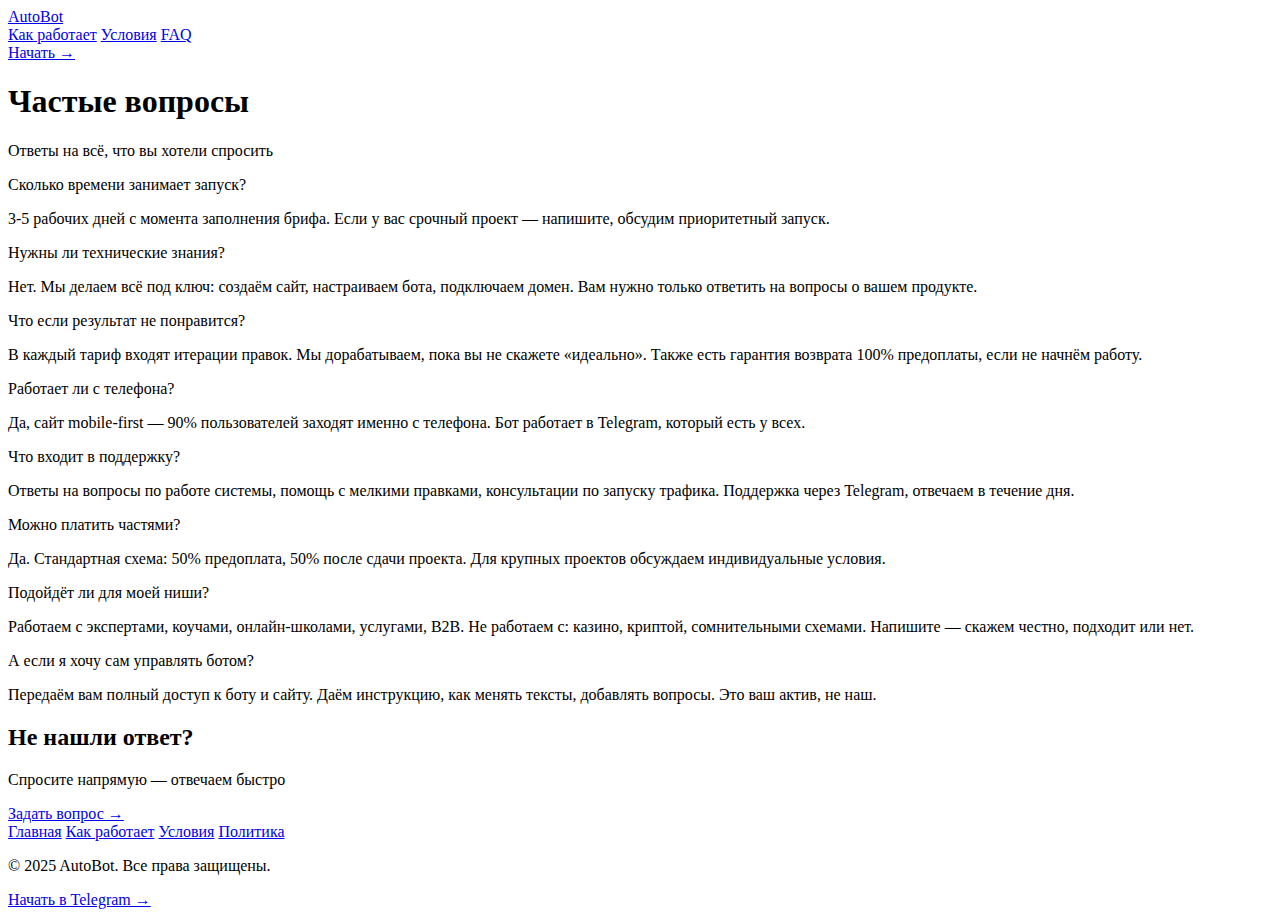
<file: faq.html>
<!DOCTYPE html>
<html lang="ru">
<head>
  <meta charset="UTF-8">
  <meta name="viewport" content="width=device-width, initial-scale=1.0">
  <title>FAQ — AutoBot</title>
  <meta name="description" content="Ответы на частые вопросы о Telegram-ботах для продаж. Сроки, цены, гарантии.">
  <link rel="preconnect" href="https://fonts.googleapis.com">
  <link rel="preconnect" href="https://fonts.gstatic.com" crossorigin>
  <link href="https://fonts.googleapis.com/css2?family=Inter:wght@400;600;700;800&display=swap" rel="stylesheet">
  <link rel="stylesheet" href="style.css">
</head>
<body>

  <!-- HEADER -->
  <header class="header">
    <div class="container header-inner">
      <a href="index.html" class="logo">Auto<span>Bot</span></a>
      <nav class="nav">
        <a href="how.html">Как работает</a>
        <a href="terms.html">Условия</a>
        <a href="faq.html">FAQ</a>
      </nav>
      <a href="https://t.me/your_bot" class="header-cta">Начать →</a>
    </div>
  </header>

  <!-- PAGE HERO -->
  <section class="page-hero">
    <div class="container">
      <h1>Частые вопросы</h1>
      <p>Ответы на всё, что вы хотели спросить</p>
    </div>
  </section>

  <!-- FAQ -->
  <section>
    <div class="container">
      
      <div class="faq-item active">
        <div class="faq-question">Сколько времени занимает запуск?</div>
        <div class="faq-answer">
          <p>3-5 рабочих дней с момента заполнения брифа. Если у вас срочный проект — напишите, обсудим приоритетный запуск.</p>
        </div>
      </div>

      <div class="faq-item">
        <div class="faq-question">Нужны ли технические знания?</div>
        <div class="faq-answer">
          <p>Нет. Мы делаем всё под ключ: создаём сайт, настраиваем бота, подключаем домен. Вам нужно только ответить на вопросы о вашем продукте.</p>
        </div>
      </div>

      <div class="faq-item">
        <div class="faq-question">Что если результат не понравится?</div>
        <div class="faq-answer">
          <p>В каждый тариф входят итерации правок. Мы дорабатываем, пока вы не скажете «идеально». Также есть гарантия возврата 100% предоплаты, если не начнём работу.</p>
        </div>
      </div>

      <div class="faq-item">
        <div class="faq-question">Работает ли с телефона?</div>
        <div class="faq-answer">
          <p>Да, сайт mobile-first — 90% пользователей заходят именно с телефона. Бот работает в Telegram, который есть у всех.</p>
        </div>
      </div>

      <div class="faq-item">
        <div class="faq-question">Что входит в поддержку?</div>
        <div class="faq-answer">
          <p>Ответы на вопросы по работе системы, помощь с мелкими правками, консультации по запуску трафика. Поддержка через Telegram, отвечаем в течение дня.</p>
        </div>
      </div>

      <div class="faq-item">
        <div class="faq-question">Можно платить частями?</div>
        <div class="faq-answer">
          <p>Да. Стандартная схема: 50% предоплата, 50% после сдачи проекта. Для крупных проектов обсуждаем индивидуальные условия.</p>
        </div>
      </div>

      <div class="faq-item">
        <div class="faq-question">Подойдёт ли для моей ниши?</div>
        <div class="faq-answer">
          <p>Работаем с экспертами, коучами, онлайн-школами, услугами, B2B. Не работаем с: казино, криптой, сомнительными схемами. Напишите — скажем честно, подходит или нет.</p>
        </div>
      </div>

      <div class="faq-item">
        <div class="faq-question">А если я хочу сам управлять ботом?</div>
        <div class="faq-answer">
          <p>Передаём вам полный доступ к боту и сайту. Даём инструкцию, как менять тексты, добавлять вопросы. Это ваш актив, не наш.</p>
        </div>
      </div>

    </div>
  </section>

  <!-- CTA -->
  <section class="cta-section">
    <div class="container">
      <div class="cta-box">
        <h2 class="cta-title">Не нашли ответ?</h2>
        <p class="cta-text">Спросите напрямую — отвечаем быстро</p>
        <a href="https://t.me/your_bot" class="btn btn-primary btn-large">
          Задать вопрос →
        </a>
      </div>
    </div>
  </section>

  <!-- FOOTER -->
  <footer class="footer">
    <div class="container">
      <div class="footer-links">
        <a href="index.html">Главная</a>
        <a href="how.html">Как работает</a>
        <a href="terms.html">Условия</a>
        <a href="privacy.html">Политика</a>
      </div>
      <p class="footer-copy">© 2025 AutoBot. Все права защищены.</p>
    </div>
  </footer>

  <!-- ЛИПКАЯ КНОПКА -->
  <div class="sticky-cta">
    <a href="https://t.me/your_bot" class="btn btn-primary">
      Начать в Telegram →
    </a>
  </div>

  <!-- FAQ TOGGLE SCRIPT -->
  <script>
    document.querySelectorAll('.faq-question').forEach(question => {
      question.addEventListener('click', () => {
        const item = question.parentElement;
        item.classList.toggle('active');
      });
    });
  </script>

</body>
</html>
</file>
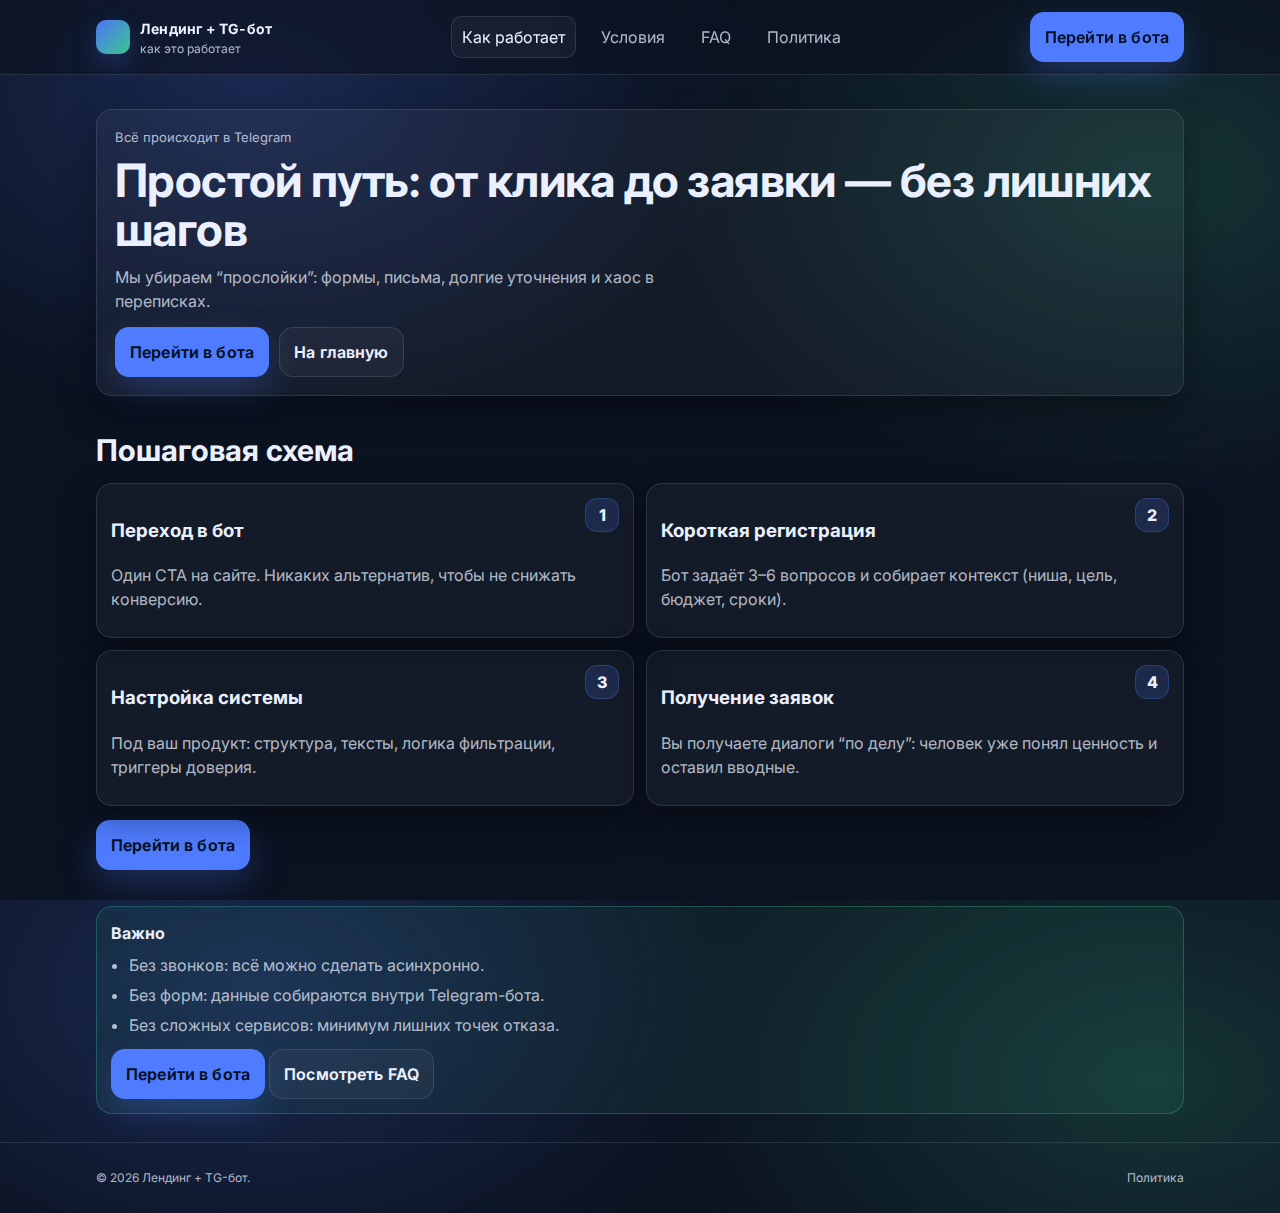
<file: how.html>
<!doctype html>
<html lang="ru">
<head>
  <meta charset="utf-8" />
  <meta name="viewport" content="width=device-width,initial-scale=1" />
  <title>Как работает — лендинг + Telegram-бот</title>
  <meta name="description" content="Пошаговая схема: переход в Telegram → короткая квалификация → настройка → заявки. Без звонков, форм и сложных сервисов." />
  <meta property="og:title" content="Как работает" />
  <meta property="og:description" content="Вся воронка внутри Telegram. Понятно и быстро." />
  <meta property="og:type" content="website" />
  <meta name="theme-color" content="#0b1220" />

  <link rel="preconnect" href="https://fonts.googleapis.com">
  <link rel="preconnect" href="https://fonts.gstatic.com" crossorigin>
  <link href="https://fonts.googleapis.com/css2?family=Inter:wght@500;650;750;800&display=swap" rel="stylesheet">
  <link rel="stylesheet" href="assets/styles.css" />
  <script defer src="assets/app.js"></script>
</head>
<body>
<a class="skip" href="#content">Перейти к содержимому</a>

<header class="header">
  <div class="container">
    <nav class="nav" aria-label="Основная навигация">
      <a class="brand" href="index.html">
        <div class="logo" aria-hidden="true"></div>
        <div><strong>Лендинг + TG-бот</strong><span>как это работает</span></div>
      </a>

      <div class="menu">
        <a href="how.html" aria-current="page">Как работает</a>
        <a href="terms.html">Условия</a>
        <a href="faq.html">FAQ</a>
        <a href="privacy.html">Политика</a>
      </div>

      <a class="btn btn--cta" data-tg href="https://t.me/ваш_бот">Перейти в бота</a>
    </nav>
  </div>
</header>

<main id="content">
  <section class="hero">
    <div class="container">
      <div class="card heroCard">
        <div class="kicker">Всё происходит в Telegram</div>
        <h1>Простой путь: от клика до заявки — без лишних шагов</h1>
        <p class="lead">Мы убираем “прослойки”: формы, письма, долгие уточнения и хаос в переписках.</p>
        <div class="heroActions">
          <a class="btn btn--cta" data-tg href="https://t.me/ваш_бот">Перейти в бота</a>
          <a class="btn" href="index.html">На главную</a>
        </div>
      </div>
    </div>
  </section>

  <section class="section">
    <div class="container">
      <h2>Пошаговая схема</h2>
      <div class="grid steps">
        <div class="step card">
          <h3>Переход в бот</h3>
          <p>Один CTA на сайте. Никаких альтернатив, чтобы не снижать конверсию.</p>
        </div>
        <div class="step card">
          <h3>Короткая регистрация</h3>
          <p>Бот задаёт 3–6 вопросов и собирает контекст (ниша, цель, бюджет, сроки).</p>
        </div>
        <div class="step card">
          <h3>Настройка системы</h3>
          <p>Под ваш продукт: структура, тексты, логика фильтрации, триггеры доверия.</p>
        </div>
        <div class="step card">
          <h3>Получение заявок</h3>
          <p>Вы получаете диалоги “по делу”: человек уже понял ценность и оставил вводные.</p>
        </div>
      </div>

      <div style="margin-top:14px">
        <a class="btn btn--cta" data-tg href="https://t.me/ваш_бот">Перейти в бота</a>
      </div>
    </div>
  </section>

  <section class="section">
    <div class="container">
      <div class="callout">
        <h3>Важно</h3>
        <ul>
          <li>Без звонков: всё можно сделать асинхронно.</li>
          <li>Без форм: данные собираются внутри Telegram-бота.</li>
          <li>Без сложных сервисов: минимум лишних точек отказа.</li>
        </ul>
        <div style="margin-top:12px">
          <a class="btn btn--cta" data-tg href="https://t.me/ваш_бот">Перейти в бота</a>
          <a class="btn" href="faq.html">Посмотреть FAQ</a>
        </div>
      </div>
    </div>
  </section>
</main>

<footer class="footer">
  <div class="container">
    <div class="footerGrid">
      <div class="small">© <span id="y"></span> Лендинг + TG-бот.</div>
      <div class="small"><a href="privacy.html">Политика</a></div>
    </div>
  </div>
  <script>document.getElementById('y').textContent = new Date().getFullYear();</script>
</footer>

<div class="stickyCta" role="region" aria-label="Быстрый переход в Telegram">
  <div class="stickyInner">
    <a class="btn btn--cta" data-tg href="https://t.me/ваш_бот">Перейти в бота</a>
    <button class="btn btn--ghost" data-sticky-close type="button" aria-label="Скрыть панель">✕</button>
  </div>
</div>
</body>
</html>
</file>
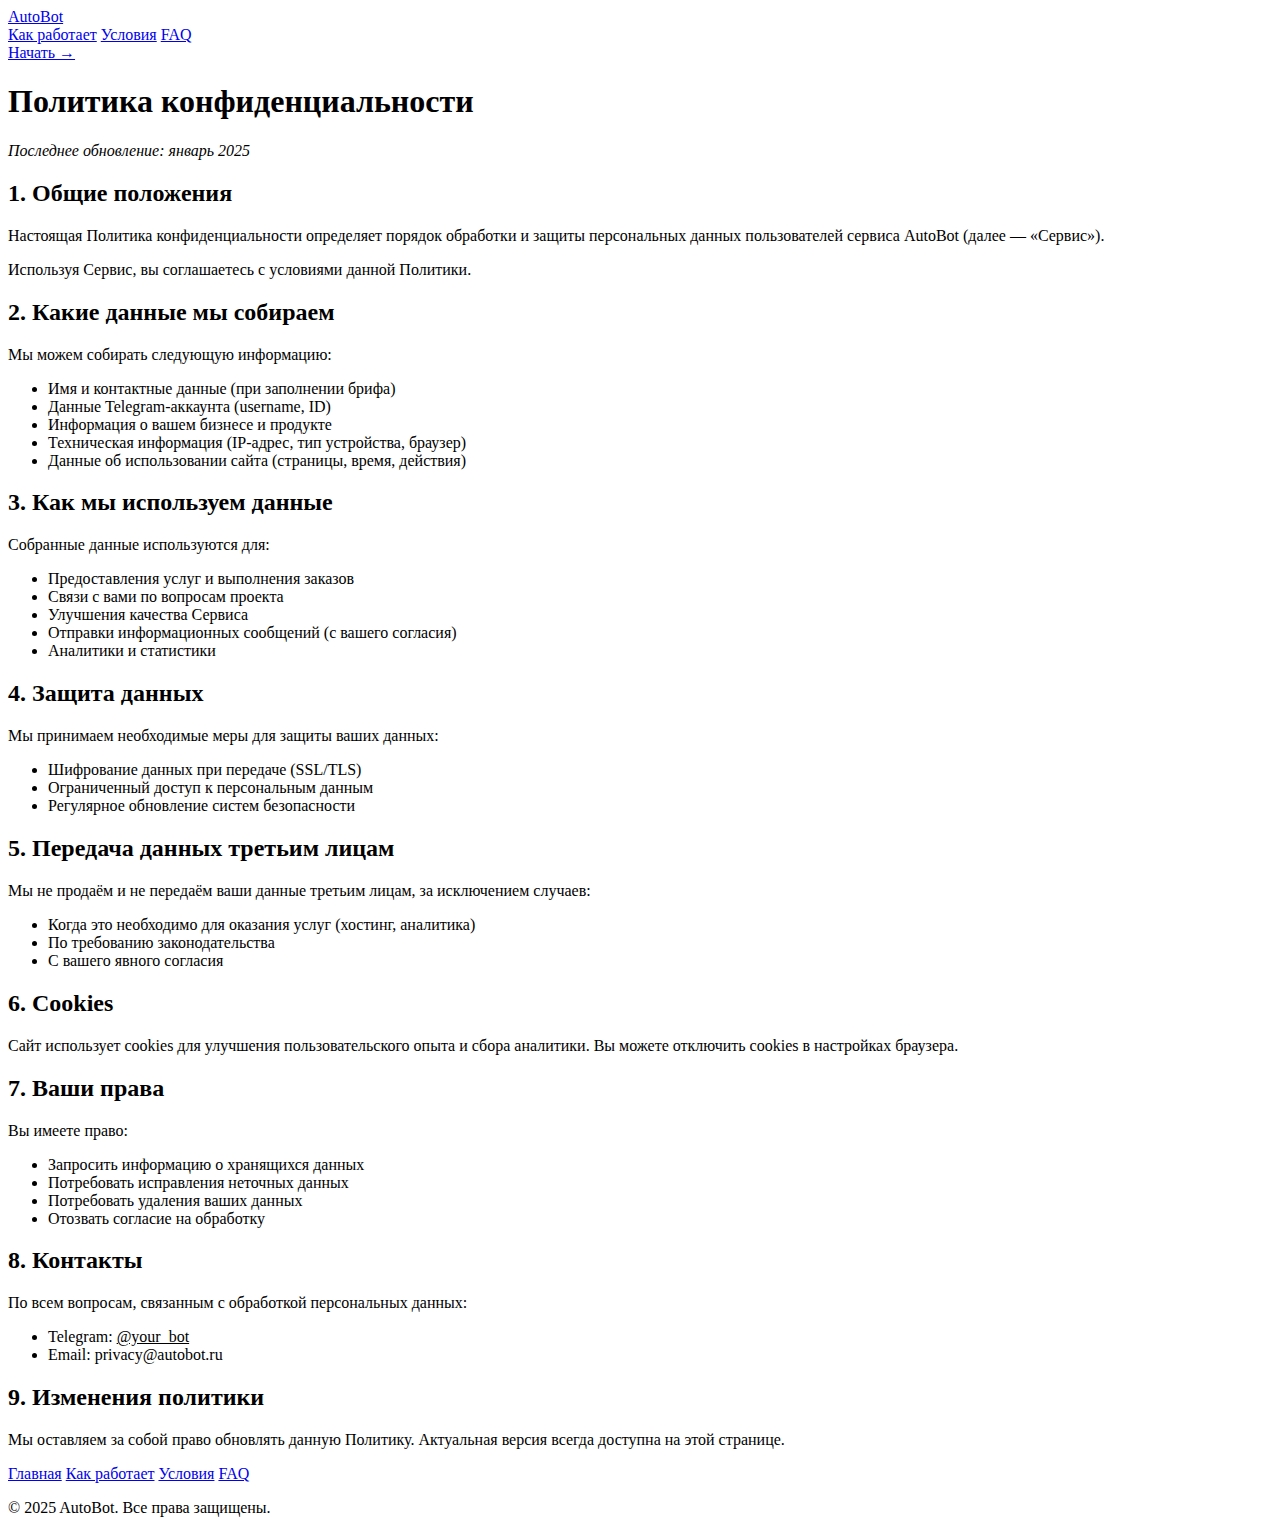
<file: privacy.html>
<!DOCTYPE html>
<html lang="ru">
<head>
  <meta charset="UTF-8">
  <meta name="viewport" content="width=device-width, initial-scale=1.0">
  <title>Политика конфиденциальности — AutoBot</title>
  <meta name="description" content="Политика обработки персональных данных сервиса AutoBot.">
  <link rel="preconnect" href="https://fonts.googleapis.com">
  <link rel="preconnect" href="https://fonts.gstatic.com" crossorigin>
  <link href="https://fonts.googleapis.com/css2?family=Inter:wght@400;600;700;800&display=swap" rel="stylesheet">
  <link rel="stylesheet" href="style.css">
</head>
<body>

  <!-- HEADER -->
  <header class="header">
    <div class="container header-inner">
      <a href="index.html" class="logo">Auto<span>Bot</span></a>
      <nav class="nav">
        <a href="how.html">Как работает</a>
        <a href="terms.html">Условия</a>
        <a href="faq.html">FAQ</a>
      </nav>
      <a href="https://t.me/your_bot" class="header-cta">Начать →</a>
    </div>
  </header>

  <!-- CONTENT -->
  <section class="legal-content">
    <div class="container">
      <h1>Политика конфиденциальности</h1>
      <p><em>Последнее обновление: январь 2025</em></p>

      <h2>1. Общие положения</h2>
      <p>Настоящая Политика конфиденциальности определяет порядок обработки и защиты персональных данных пользователей сервиса AutoBot (далее — «Сервис»).</p>
      <p>Используя Сервис, вы соглашаетесь с условиями данной Политики.</p>

      <h2>2. Какие данные мы собираем</h2>
      <p>Мы можем собирать следующую информацию:</p>
      <ul>
        <li>Имя и контактные данные (при заполнении брифа)</li>
        <li>Данные Telegram-аккаунта (username, ID)</li>
        <li>Информация о вашем бизнесе и продукте</li>
        <li>Техническая информация (IP-адрес, тип устройства, браузер)</li>
        <li>Данные об использовании сайта (страницы, время, действия)</li>
      </ul>

      <h2>3. Как мы используем данные</h2>
      <p>Собранные данные используются для:</p>
      <ul>
        <li>Предоставления услуг и выполнения заказов</li>
        <li>Связи с вами по вопросам проекта</li>
        <li>Улучшения качества Сервиса</li>
        <li>Отправки информационных сообщений (с вашего согласия)</li>
        <li>Аналитики и статистики</li>
      </ul>

      <h2>4. Защита данных</h2>
      <p>Мы принимаем необходимые меры для защиты ваших данных:</p>
      <ul>
        <li>Шифрование данных при передаче (SSL/TLS)</li>
        <li>Ограниченный доступ к персональным данным</li>
        <li>Регулярное обновление систем безопасности</li>
      </ul>

      <h2>5. Передача данных третьим лицам</h2>
      <p>Мы не продаём и не передаём ваши данные третьим лицам, за исключением случаев:</p>
      <ul>
        <li>Когда это необходимо для оказания услуг (хостинг, аналитика)</li>
        <li>По требованию законодательства</li>
        <li>С вашего явного согласия</li>
      </ul>

      <h2>6. Cookies</h2>
      <p>Сайт использует cookies для улучшения пользовательского опыта и сбора аналитики. Вы можете отключить cookies в настройках браузера.</p>

      <h2>7. Ваши права</h2>
      <p>Вы имеете право:</p>
      <ul>
        <li>Запросить информацию о хранящихся данных</li>
        <li>Потребовать исправления неточных данных</li>
        <li>Потребовать удаления ваших данных</li>
        <li>Отозвать согласие на обработку</li>
      </ul>

      <h2>8. Контакты</h2>
      <p>По всем вопросам, связанным с обработкой персональных данных:</p>
      <ul>
        <li>Telegram: <a href="https://t.me/your_bot" style="color: var(--primary);">@your_bot</a></li>
        <li>Email: privacy@autobot.ru</li>
      </ul>

      <h2>9. Изменения политики</h2>
      <p>Мы оставляем за собой право обновлять данную Политику. Актуальная версия всегда доступна на этой странице.</p>

    </div>
  </section>

  <!-- FOOTER -->
  <footer class="footer">
    <div class="container">
      <div class="footer-links">
        <a href="index.html">Главная</a>
        <a href="how.html">Как работает</a>
        <a href="terms.html">Условия</a>
        <a href="faq.html">FAQ</a>
      </div>
      <p class="footer-copy">© 2025 AutoBot. Все права защищены.</p>
    </div>
  </footer>

</body>
</html>
</file>
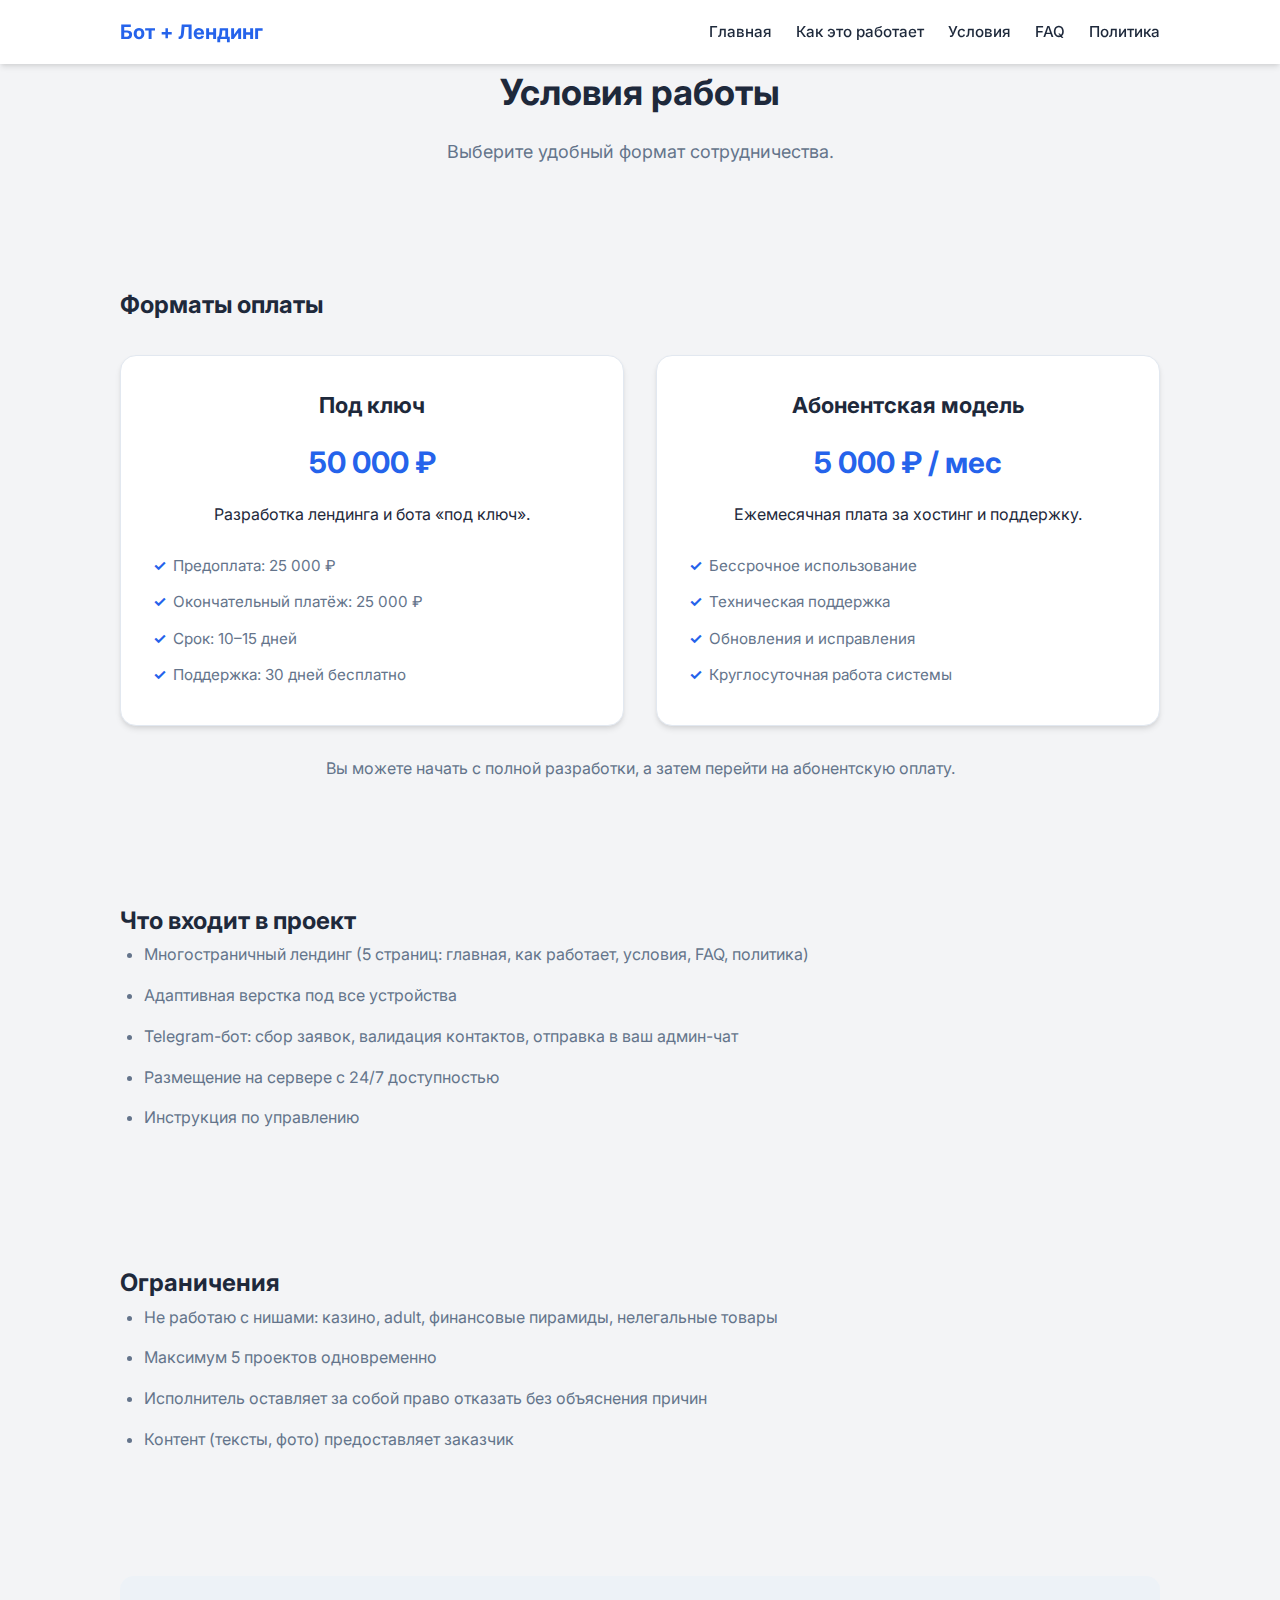
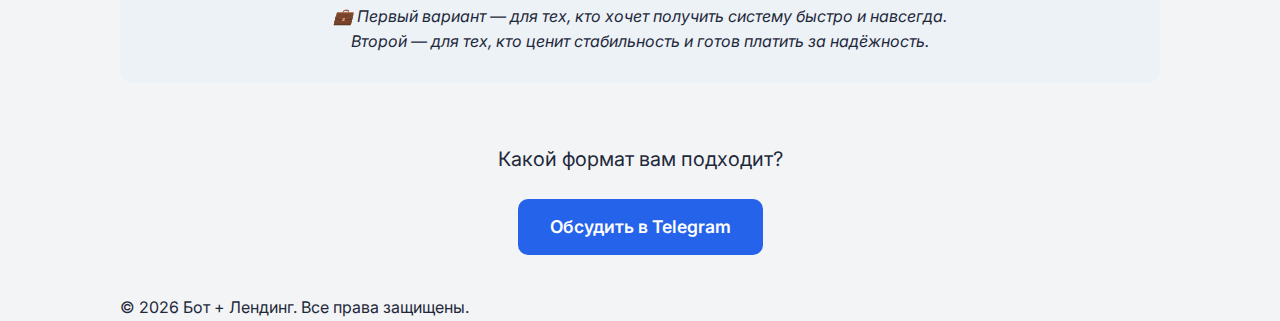
<file: terms.html>
<!DOCTYPE html>
<html lang="ru">
<head>
  <meta charset="UTF-8" />
  <meta name="viewport" content="width=device-width, initial-scale=1.0"/>
  <title>Условия — Бот + Лендинг</title>
  <link href="https://fonts.googleapis.com/css2?family=Inter:wght@400;500;600;700&display=swap" rel="stylesheet">
  <link rel="stylesheet" href="css/style.css">
</head>
<body>

  <!-- Верхнее прилипающее меню -->
  <header>
    <div class="container">
      <nav class="navbar">
        <div class="logo">Бот + Лендинг</div>
        <div class="nav-links">
          <a href="index.html">Главная</a>
          <a href="how.html">Как это работает</a>
          <a href="terms.html">Условия</a>
          <a href="faq.html">FAQ</a>
          <a href="privacy.html">Политика</a>
        </div>
      </nav>
    </div>
  </header>

  <!-- Основной контент -->
  <main class="terms-page">
    <div class="container">
      <div class="page-header">
        <h1 class="page-title">Условия работы</h1>
        <p class="page-lead">Выберите удобный формат сотрудничества.</p>
      </div>

      <!-- Форматы оплаты -->
      <section class="terms-section">
        <h2>Форматы оплаты</h2>
        <div class="pricing-grid">
          <!-- Вариант 1: Полная разработка -->
          <div class="plan">
            <h3>Под ключ</h3>
            <div class="price">50 000 ₽</div>
            <p>Разработка лендинга и бота «под ключ».</p>
            <ul class="plan-features">
              <li>Предоплата: 25 000 ₽</li>
              <li>Окончательный платёж: 25 000 ₽</li>
              <li>Срок: 10–15 дней</li>
              <li>Поддержка: 30 дней бесплатно</li>
            </ul>
          </div>

          <!-- Вариант 2: Абонентская плата -->
          <div class="plan">
            <h3>Абонентская модель</h3>
            <div class="price">5 000 ₽ / мес</div>
            <p>Ежемесячная плата за хостинг и поддержку.</p>
            <ul class="plan-features">
              <li>Бессрочное использование</li>
              <li>Техническая поддержка</li>
              <li>Обновления и исправления</li>
              <li>Круглосуточная работа системы</li>
            </ul>
          </div>
        </div>
        <p class="center-note" style="margin-top: 20px;">
          Вы можете начать с полной разработки, а затем перейти на абонентскую оплату.
        </p>
      </section>

      <!-- Что входит -->
      <section class="terms-section">
        <h2>Что входит в проект</h2>
        <ul class="terms-list">
          <li>Многостраничный лендинг (5 страниц: главная, как работает, условия, FAQ, политика)</li>
          <li>Адаптивная верстка под все устройства</li>
          <li>Telegram-бот: сбор заявок, валидация контактов, отправка в ваш админ-чат</li>
          <li>Размещение на сервере с 24/7 доступностью</li>
          <li>Инструкция по управлению</li>
        </ul>
      </section>

      <!-- Ограничения -->
      <section class="terms-section">
        <h2>Ограничения</h2>
        <ul class="terms-list">
          <li>Не работаю с нишами: казино, adult, финансовые пирамиды, нелегальные товары</li>
          <li>Максимум 5 проектов одновременно</li>
          <li>Исполнитель оставляет за собой право отказать без объяснения причин</li>
          <li>Контент (тексты, фото) предоставляет заказчик</li>
        </ul>
      </section>

      <!-- Принцип -->
      <section class="note-box">
        <p>💼 Первый вариант — для тех, кто хочет получить систему быстро и навсегда.<br>
        Второй — для тех, кто ценит стабильность и готов платить за надёжность.</p>
      </section>

      <!-- CTA -->
      <div class="cta-section">
        <p>Какой формат вам подходит?</p>
        <a href="https://t.me/ваш_бот?start=terms" class="btn">Обсудить в Telegram</a>
      </div>
    </div>
  </main>

  <footer class="site-footer">
    <div class="container">
      <p>© 2026 Бот + Лендинг. Все права защищены.</p>
    </div>
  </footer>

</body>
</html>
</file>
<file: style.css>

</file>
<file: assets/styles.css>
:root {
  --bg: #0b1220;
  --panel: #0f1a33;
  --text: #eaf0ff;
  --muted: rgba(234, 240, 255, 0.74);
  --stroke: rgba(234, 240, 255, 0.12);

  --cta: #4f7cff;
  --ctaText: #071025;

  --ok: #4dffb5;
  --warn: #ffd36b;

  --radius: 16px;
  --shadow: 0 14px 34px rgba(0, 0, 0, 0.35);

  --container: 1120px;

  --h1: clamp(28px, 4.8vw, 46px);
  --h2: clamp(20px, 3.6vw, 30px);
  --p: 16px;
  --p2: 14px;

  --gap: 18px;
}

* {
  box-sizing: border-box;
}

html {
  height: 100%;
}

body {
  margin: 0;
  min-height: 100%;
  font-family: "Inter", system-ui, -apple-system, Segoe UI, Roboto, Arial, sans-serif;
  background: radial-gradient(900px 600px at 20% 10%, rgba(79, 124, 255, 0.22), transparent 55%),
              radial-gradient(900px 600px at 90% 20%, rgba(77, 255, 181, 0.14), transparent 55%),
              var(--bg);
  color: var(--text);
  line-height: 1.5;
}

a {
  color: inherit;
}

img {
  max-width: 100%;
  height: auto;
}

.container {
  max-width: var(--container);
  margin: 0 auto;
  padding: 0 16px;
}

.skip {
  position: absolute;
  left: -999px;
  top: auto;
  width: 1px;
  height: 1px;
  overflow: hidden;
}

.skip:focus {
  left: 16px;
  top: 16px;
  width: auto;
  height: auto;
  padding: 10px 12px;
  background: #fff;
  color: #000;
  border-radius: 10px;
  z-index: 9999;
}

.header {
  position: sticky;
  top: 0;
  backdrop-filter: blur(10px);
  background: rgba(11, 18, 32, 0.62);
  border-bottom: 1px solid var(--stroke);
  z-index: 50;
}

.nav {
  display: flex;
  align-items: center;
  justify-content: space-between;
  padding: 12px 0;
  gap: 12px;
}

.brand {
  display: flex;
  align-items: center;
  gap: 10px;
  text-decoration: none;
  min-height: 44px;
}

.logo {
  width: 34px;
  height: 34px;
  border-radius: 10px;
  background: linear-gradient(135deg, rgba(79, 124, 255, 0.95), rgba(77, 255, 181, 0.75));
  box-shadow: 0 10px 26px rgba(79, 124, 255, 0.25);
}

.brand strong {
  font-size: 14px;
  letter-spacing: 0.2px;
}

.brand span {
  display: block;
  font-size: 12px;
  color: var(--muted);
}

.menu {
  display: none;
  gap: 14px;
}

.menu a {
  text-decoration: none;
  color: var(--muted);
  padding: 8px 10px;
  border-radius: 10px;
  border: 1px solid transparent;
}

.menu a[aria-current="page"] {
  color: var(--text);
  border-color: var(--stroke);
  background: rgba(255, 255, 255, 0.04);
}

.menu a:hover {
  color: var(--text);
}

.btn {
  display: inline-flex;
  align-items: center;
  justify-content: center;
  gap: 10px;
  padding: 12px 14px;
  min-height: 44px;
  border-radius: 14px;
  border: 1px solid var(--stroke);
  background: rgba(255, 255, 255, 0.04);
  color: var(--text);
  text-decoration: none;
  font-weight: 650;
  letter-spacing: 0.15px;
}

.btn:focus {
  outline: 3px solid rgba(79, 124, 255, 0.35);
  outline-offset: 2px;
}

.btn:hover {
  background: rgba(255, 255, 255, 0.06);
}

.btn--cta {
  background: var(--cta);
  color: var(--ctaText);
  border-color: transparent;
  box-shadow: 0 14px 34px rgba(79, 124, 255, 0.25);
}

.btn--cta:hover {
  filter: brightness(1.03);
}

.hero {
  padding: 22px 0 10px;
}

.heroGrid {
  display: grid;
  grid-template-columns: 1fr;
  gap: 16px;
}

.card {
  background: rgba(255, 255, 255, 0.04);
  border: 1px solid var(--stroke);
  border-radius: var(--radius);
  box-shadow: var(--shadow);
}

.heroCard {
  padding: 18px;
}

.kicker {
  color: var(--muted);
  font-size: 13px;
}

h1 {
  margin: 8px 0 10px;
  font-size: var(--h1);
  line-height: 1.08;
  letter-spacing: -0.6px;
}

.lead {
  color: var(--muted);
  font-size: 16px;
  margin: 0 0 14px;
  max-width: 56ch;
}

.heroActions {
  display: flex;
  flex-wrap: wrap;
  gap: 10px;
}

.badges {
  display: flex;
  flex-wrap: wrap;
  gap: 8px;
  margin-top: 14px;
}

.badge {
  border: 1px solid var(--stroke);
  background: rgba(255, 255, 255, 0.03);
  color: var(--muted);
  border-radius: 999px;
  padding: 8px 10px;
  font-size: 12px;
}

.section {
  padding: 18px 0;
}

.section h2 {
  font-size: var(--h2);
  margin: 0 0 10px;
}

.section p {
  color: var(--muted);
  margin: 0 0 12px;
}

.grid {
  display: grid;
  grid-template-columns: 1fr;
  gap: 12px;
}

.item {
  padding: 14px;
}

.item h3 {
  margin: 0 0 6px;
  font-size: 16px;
}

.item p {
  margin: 0;
  color: var(--muted);
  font-size: 14px;
}

.steps {
  counter-reset: step;
}

.step {
  padding: 14px;
  position: relative;
}

.step::before {
  counter-increment: step;
  content: counter(step);
  position: absolute;
  top: 14px;
  right: 14px;
  width: 32px;
  height: 32px;
  border-radius: 12px;
  display: flex;
  align-items: center;
  justify-content: center;
  background: rgba(79, 124, 255, 0.16);
  border: 1px solid rgba(79, 124, 255, 0.28);
  color: var(--text);
  font-weight: 800;
}

.hr {
  height: 1px;
  background: var(--stroke);
  margin: 10px 0 0;
  border: 0;
}

.quote {
  padding: 14px;
}

.quote .meta {
  color: var(--muted);
  font-size: 12px;
  margin-top: 8px;
}

.quote strong {
  font-weight: 800;
}

/* Ссылки в отзывах */
.review-link {
  display: inline-block;
  margin-top: 8px;
  color: var(--cta);
  text-decoration: none;
  font-size: 13px;
  font-weight: 650;
}

.review-link:hover {
  text-decoration: underline;
}

.callout {
  padding: 14px;
  border-radius: var(--radius);
  border: 1px solid rgba(77, 255, 181, 0.22);
  background: rgba(77, 255, 181, 0.06);
}

.callout h3 {
  margin: 0 0 8px;
  font-size: 16px;
}

.callout ul {
  margin: 0;
  padding-left: 18px;
  color: var(--muted);
}

.callout li {
  margin: 6px 0;
}

.footer {
  padding: 26px 0; /* УБРАЛИ 90px — фон на html */
  color: var(--muted);
  border-top: 1px solid var(--stroke);
  margin-top: 10px;
}

.footerGrid {
  display: grid;
  grid-template-columns: 1fr;
  gap: 10px;
}

.footer a {
  color: var(--muted);
  text-decoration: none;
}

.footer a:hover {
  color: var(--text);
}

.small {
  font-size: 12px;
}

.stickyCta {
  position: fixed;
  left: 0;
  right: 0;
  bottom: 0;
  padding: 10px 12px;
  background: rgba(11, 18, 32, 0.75);
  backdrop-filter: blur(10px);
  border-top: 1px solid var(--stroke);
  z-index: 60;
}

.stickyInner {
  max-width: var(--container);
  margin: 0 auto;
  display: flex;
  gap: 10px;
  padding: 0 4px;
}

.stickyInner .btn {
  flex: 1;
}

.stickyInner .btn--ghost {
  flex: 0 0 auto;
  padding: 12px 12px;
}

kbd {
  font-family: ui-monospace, SFMono-Regular, Menlo, Monaco, Consolas, "Liberation Mono", "Courier New", monospace;
  border: 1px solid var(--stroke);
  background: rgba(255, 255, 255, 0.04);
  border-radius: 10px;
  padding: 2px 8px;
  color: var(--text);
  font-size: 12px;
}

details {
  border: 1px solid var(--stroke);
  background: rgba(255, 255, 255, 0.03);
  border-radius: var(--radius);
  padding: 12px 14px;
}

details + details {
  margin-top: 10px;
}

summary {
  cursor: pointer;
  list-style: none;
  font-weight: 750;
  min-height: 44px;
  display: flex;
  align-items: center;
}

summary::-webkit-details-marker {
  display: none;
}

details p {
  margin: 10px 0 0;
  color: var(--muted);
}

/* === Мобильное модальное меню === */
.mobile-menu-btn {
  display: none;
  background: rgba(255, 255, 255, 0.08);
  border: 1px solid var(--stroke);
  color: var(--text);
  padding: 8px 12px;
  border-radius: 10px;
  font-size: 14px;
  font-weight: 600;
  cursor: pointer;
}

.mobile-modal {
  display: none;
  position: fixed;
  top: 0;
  left: 0;
  width: 100%;
  height: 100%;
  background: rgba(0, 0, 0, 0.6);
  backdrop-filter: blur(4px);
  z-index: 100;
  justify-content: center;
  align-items: center;
}

.mobile-modal[aria-hidden="false"] {
  display: flex;
}

.mobile-modal-content {
  background: var(--panel);
  border: 1px solid var(--stroke);
  border-radius: 16px;
  padding: 24px;
  width: 90%;
  max-width: 320px;
  position: relative;
}

.mobile-modal-close {
  position: absolute;
  top: 12px;
  right: 12px;
  background: none;
  border: none;
  color: var(--muted);
  font-size: 24px;
  cursor: pointer;
  width: 32px;
  height: 32px;
  display: flex;
  align-items: center;
  justify-content: center;
}

.mobile-modal nav {
  display: flex;
  flex-direction: column;
  gap: 16px;
  margin-top: 8px;
}

.mobile-modal a {
  color: var(--text);
  text-decoration: none;
  font-weight: 600;
  padding: 8px 0;
  border-radius: 8px;
}

.mobile-modal a:hover {
  background: rgba(255, 255, 255, 0.04);
}

/* === Адаптив === */
@media (max-width: 879px) {
  .mobile-menu-btn {
    display: block;
  }

  .desktop-menu {
    display: none !important;
  }
}

@media (min-width: 880px) {
  .menu {
    display: flex;
  }

  .hero {
    padding: 34px 0 14px;
  }

  .heroGrid {
    grid-template-columns: 1.15fr 0.85fr;
    gap: 16px;
  }

  .grid {
    grid-template-columns: repeat(2, 1fr);
  }

  .footerGrid {
    grid-template-columns: 1fr auto;
  }

  .stickyCta {
    display: none;
  }
}
</file>
<file: css/style.css>
/* ==================================================
   ОСНОВНЫЕ НАСТРОЙКИ И ПЕРЕМЕННЫЕ
   ================================================== */

:root {
  --primary: #2563eb;
  --primary-dark: #1d4ed8;
  --text: #1e293b;
  --text-light: #64748b;
  --bg: #f3f4f6;
  --bg-card: #ffffff;
  --border: #e2e8f0;
  --shadow: 0 4px 6px -1px rgba(0,0,0,0.1), 0 2px 4px -1px rgba(0,0,0,0.06);
}

* {
  margin: 0;
  padding: 0;
  box-sizing: border-box;
}

body {
  font-family: 'Inter', sans-serif;
  color: var(--text);
  background-color: var(--bg);
  line-height: 1.6;
}

a {
  text-decoration: none;
  color: inherit;
}

.container {
  width: 100%;
  max-width: 1080px;
  margin: 0 auto;
  padding: 0 20px;
}

/* ==================================================
   ВЕРХНЕЕ МЕНЮ
   ================================================== */

header {
  position: sticky;
  top: 0;
  background: var(--bg-card);
  box-shadow: var(--shadow);
  z-index: 100;
}

.navbar {
  display: flex;
  justify-content: space-between;
  align-items: center;
  padding: 16px 0;
}

.logo {
  font-weight: 700;
  font-size: 1.25rem;
  color: var(--primary);
}

.nav-links {
  display: flex;
  gap: 24px;
  font-weight: 500;
  font-size: 0.95rem;
}

.nav-links a:hover {
  color: var(--primary);
}

/* ==================================================
   HERO: ИЗОБРАЖЕНИЕ + ТЕКСТ ПОД НИМ
   ================================================== */

.hero-img {
  width: 100%;
  max-height: 500px;
  object-fit: cover;
  border-radius: 12px;
  margin: 80px 0 40px;
  display: block;
}

.hero-section {
  text-align: center;
  padding-bottom: 60px;
}

.hero-text h1 {
  font-size: 2.5rem;
  font-weight: 700;
  margin-bottom: 20px;
  line-height: 1.2;
}

.hero-text p {
  font-size: 1.125rem;
  color: var(--text-light);
  max-width: 700px;
  margin: 0 auto 40px;
}

.btn {
  display: inline-block;
  background: var(--primary);
  color: white;
  padding: 14px 32px;
  border-radius: 10px;
  font-weight: 600;
  font-size: 1.1rem;
  transition: background 0.2s, transform 0.2s;
  text-decoration: none;
}

.btn:hover {
  background: var(--primary-dark);
  transform: translateY(-3px);
}

/* ==================================================
   ОБЩИЕ СТИЛИ СЕКЦИЙ
   ================================================== */

section {
  padding: 60px 0;
}

.section-title {
  text-align: center;
  font-size: 2rem;
  margin-bottom: 40px;
  color: var(--text);
}

.section-lead {
  text-align: center;
  max-width: 700px;
  margin: 0 auto 40px;
  color: var(--text-light);
}

.grid {
  display: grid;
  grid-template-columns: repeat(auto-fit, minmax(300px, 1fr));
  gap: 40px;
}

.card {
  background: var(--bg-card);
  border: 1px solid var(--border);
  border-radius: 12px;
  padding: 28px;
  box-shadow: var(--shadow);
}

.card h3 {
  margin-bottom: 12px;
  font-size: 1.25rem;
  color: var(--text);
}

/* ==================================================
   УСЛОВИЯ / ЦЕНЫ
   ================================================== */

.section-pricing {
  background: #edf2f7;
}

.pricing-grid {
  display: grid;
  grid-template-columns: repeat(auto-fit, minmax(280px, 1fr));
  gap: 32px;
  margin: 30px 0;
}

.plan {
  background: var(--bg-card);
  padding: 36px;
  border-radius: 12px;
  box-shadow: var(--shadow);
  text-align: center;
}

.plan h3 {
  font-size: 1.5rem;
  margin-bottom: 16px;
}

.price {
  font-size: 1.85rem;
  font-weight: 700;
  margin: 16px 0;
  color: var(--primary);
}

.center-note {
  margin-top: 24px;
  text-align: center;
  color: var(--text-light);
}

/* ==================================================
   КАК ЭТО РАБОТАЕТ
   ================================================== */

.section-how-it-works {
  background: #edf2f7;
}

.steps-list {
  max-width: 700px;
  margin: 40px auto;
  padding-left: 20px;
  font-size: 1.125rem;
}

.steps-list li {
  margin-bottom: 20px;
}

.steps-list a {
  color: var(--primary);
}

/* ==================================================
   ОТЗЫВЫ: ДОВОЛЬНЫЕ КЛИЕНТЫ
   ================================================== */

.section-testimonials {
  padding: 60px 0;
}

.testimonials-slider {
  display: flex;
  gap: 24px;
  overflow-x: auto;
  padding: 10px 0;
  -webkit-overflow-scrolling: touch;
  scroll-snap-type: x mandatory;
  scrollbar-width: thin;
}

.testimonials-slider::-webkit-scrollbar {
  height: 6px;
}

.testimonials-slider::-webkit-scrollbar-thumb {
  background: var(--border);
  border-radius: 3px;
}

.testimonials-slider::-webkit-scrollbar-track {
  background: transparent;
}

.testimonial-card {
  background: var(--bg-card);
  border: 1px solid var(--border);
  border-radius: 16px;
  padding: 24px;
  width: 280px;
  scroll-snap-align: start;
  box-shadow: var(--shadow);
  flex-shrink: 0;
}

/* КВАДРАТНЫЕ ФОТО С РАМКОЙ */
.client-photo {
  width: 100px;
  height: 100px;
  border-radius: 12px; /* квадрат с мягкими углами */
  object-fit: cover;
  margin-bottom: 16px;
  border: 2px solid var(--border);
  box-shadow: 0 2px 4px rgba(0,0,0,0.05);
}

.client-photo:hover {
  transform: scale(1.03);
  box-shadow: 0 4px 8px rgba(0,0,0,0.1);
  transition: all 0.2s ease;
}

.testimonial-card p {
  font-style: italic;
  margin-bottom: 12px;
  color: var(--text);
  font-size: 0.95rem;
  line-height: 1.5;
}

.client-name {
  font-weight: 600;
  color: var(--text-light);
  font-size: 0.9rem;
}

/* ==================================================
   ФИНАЛЬНЫЙ ПРИЗЫВ К ДЕЙСТВИЮ (на index.html)
   ================================================== */

.section-final-cta {
  text-align: center;
  padding: 80px 0 40px;
}

.section-final-cta h2 {
  font-size: 2rem;
  margin-bottom: 16px;
}

.section-final-cta p {
  max-width: 700px;
  margin: 0 auto 24px;
  color: var(--text-light);
}

.section-final-cta .btn {
  margin-bottom: 32px;
}

.footer-note {
  margin-top: 0;
  color: var(--text-light);
  font-size: 0.9rem;
  line-height: 1.5;
}

/* ==================================================
   ОБЩИЕ СТИЛИ ДЛЯ СТРАНИЦ: HOW, TERMS, FAQ
   ================================================== */

main.page-content {
  padding: 60px 0 80px; /* отступ снизу — место под футер */
}

.page-header {
  text-align: center;
  margin-bottom: 60px;
}

.page-title {
  font-size: 2.25rem;
  font-weight: 700;
  margin-bottom: 16px;
  color: var(--text);
}

.page-lead {
  font-size: 1.125rem;
  color: var(--text-light);
  max-width: 700px;
  margin: 0 auto;
}

.content-section {
  margin-bottom: 50px;
}

.content-section h2 {
  font-size: 1.75rem;
  margin-bottom: 24px;
  color: var(--text);
}

.terms-list {
  padding-left: 24px;
  color: var(--text-light);
  line-height: 1.8;
}

.terms-list li {
  margin-bottom: 12px;
}

/* Тарифы на страницах */
.pricing-grid {
  display: grid;
  grid-template-columns: repeat(auto-fit, minmax(280px, 1fr));
  gap: 32px;
  margin: 30px 0;
}

.plan {
  background: var(--bg-card);
  border: 1px solid var(--border);
  border-radius: 16px;
  padding: 32px;
  text-align: center;
  box-shadow: var(--shadow);
}

.plan h3 {
  font-size: 1.375rem;
  margin-bottom: 16px;
  color: var(--text);
}

.plan-features {
  list-style: none;
  padding: 0;
  margin-top: 20px;
  text-align: left;
  color: var(--text-light);
  font-size: 0.95rem;
  line-height: 1.6;
}

.plan-features li {
  padding: 6px 0 6px 20px;
  position: relative;
}

.plan-features li::before {
  content: "✓";
  color: var(--primary);
  font-weight: bold;
  position: absolute;
  left: 0;
}

.note-box {
  background: #edf2f7;
  padding: 28px;
  border-radius: 14px;
  margin: 50px 0;
  text-align: center;
  font-style: italic;
  color: var(--text);
  line-height: 1.6;
}

.cta-section {
  text-align: center;
  margin: 60px 0 40px; /* ← КНОПКА НЕ ПРИЛИПАЕТ К НИЗУ */
}

.cta-section p {
  font-size: 1.25rem;
  margin-bottom: 24px;
  color: var(--text);
}

/* ==================================================
   АДАПТИВНОСТЬ
   ================================================== */

@media (max-width: 768px) {
  .hero-img {
    max-height: 300px;
    border-radius: 8px;
    margin: 60px 0 30px;
  }

  .hero-text h1 {
    font-size: 2rem;
  }

  .hero-text p {
    font-size: 1rem;
    margin-bottom: 32px;
  }

  .btn {
    padding: 12px 28px;
    font-size: 1rem;
  }

  .section-title {
    font-size: 1.75rem;
  }

  .nav-links {
    gap: 16px;
    font-size: 0.9rem;
  }

  .section-final-cta .btn {
    margin-bottom: 24px;
  }

  .testimonial-card {
    width: 260px;
  }

  .client-photo {
    width: 90px;
    height: 90px;
  }
}
</file>
